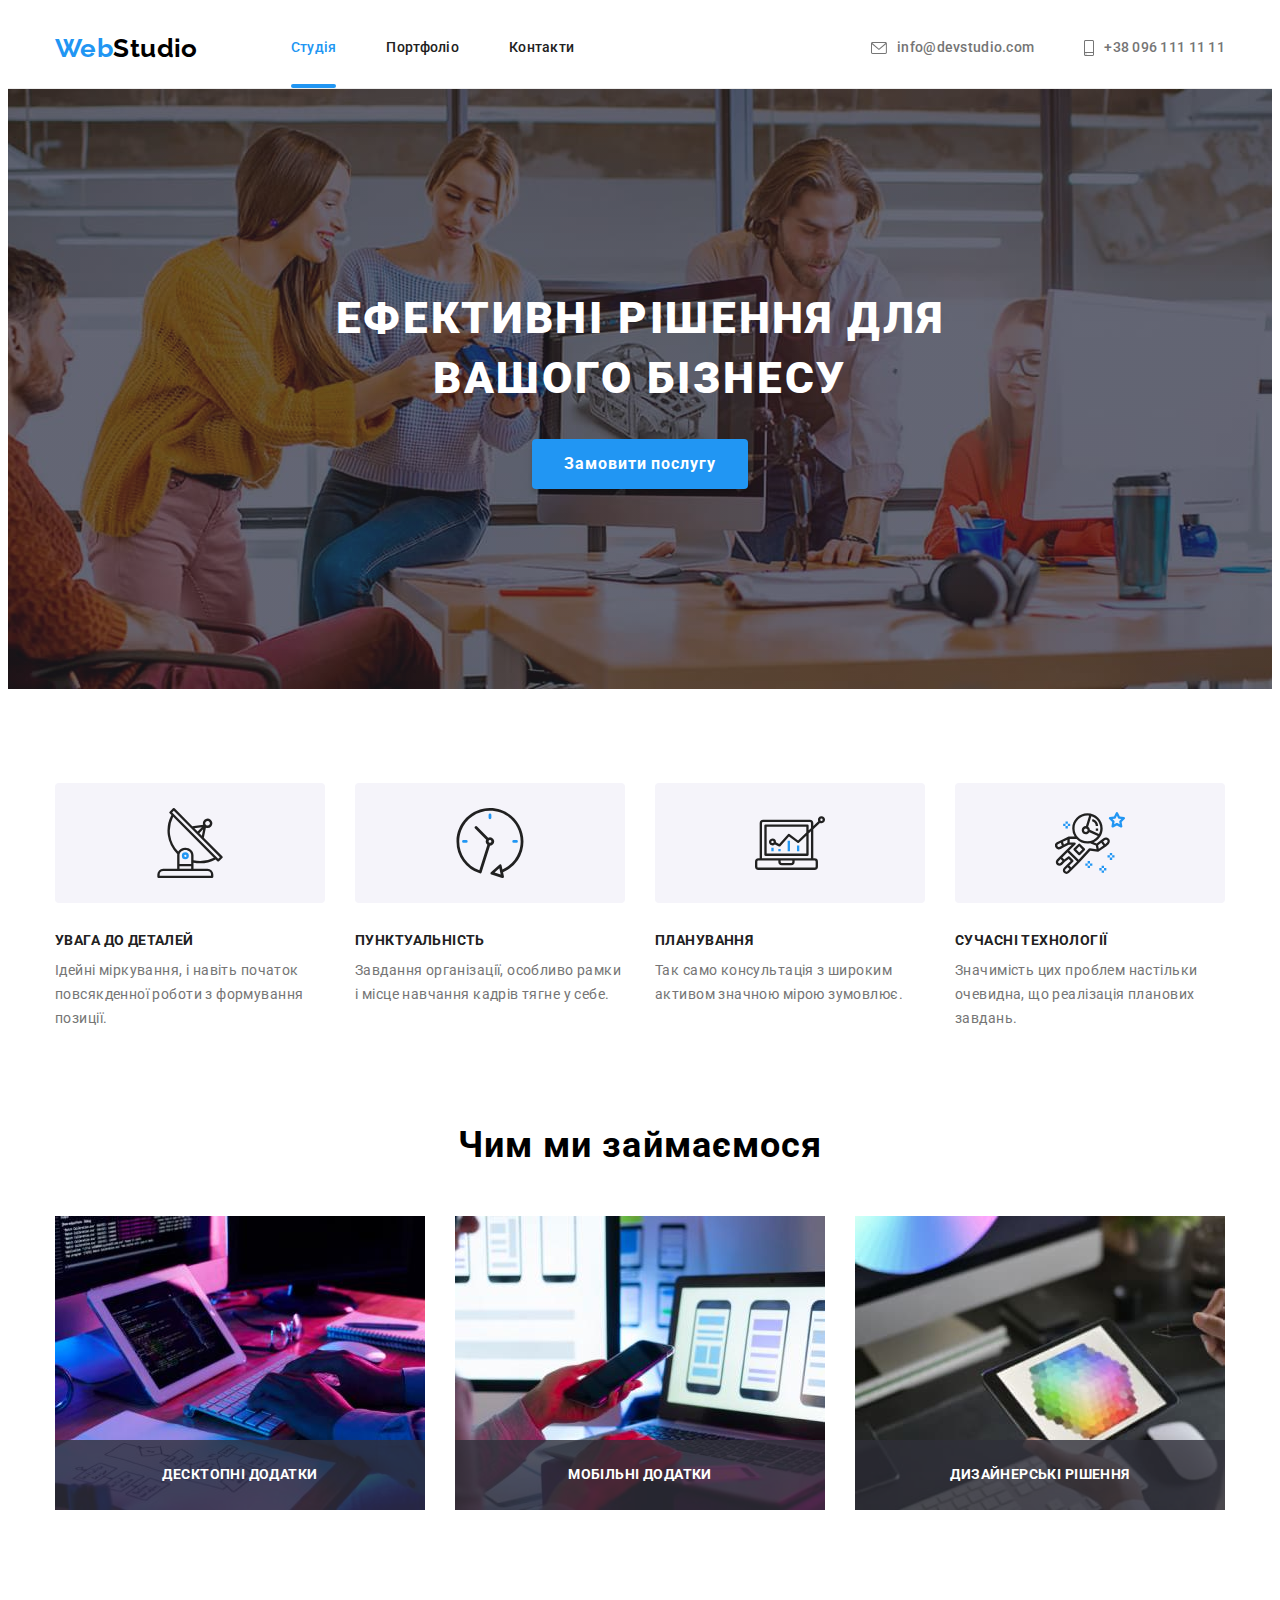
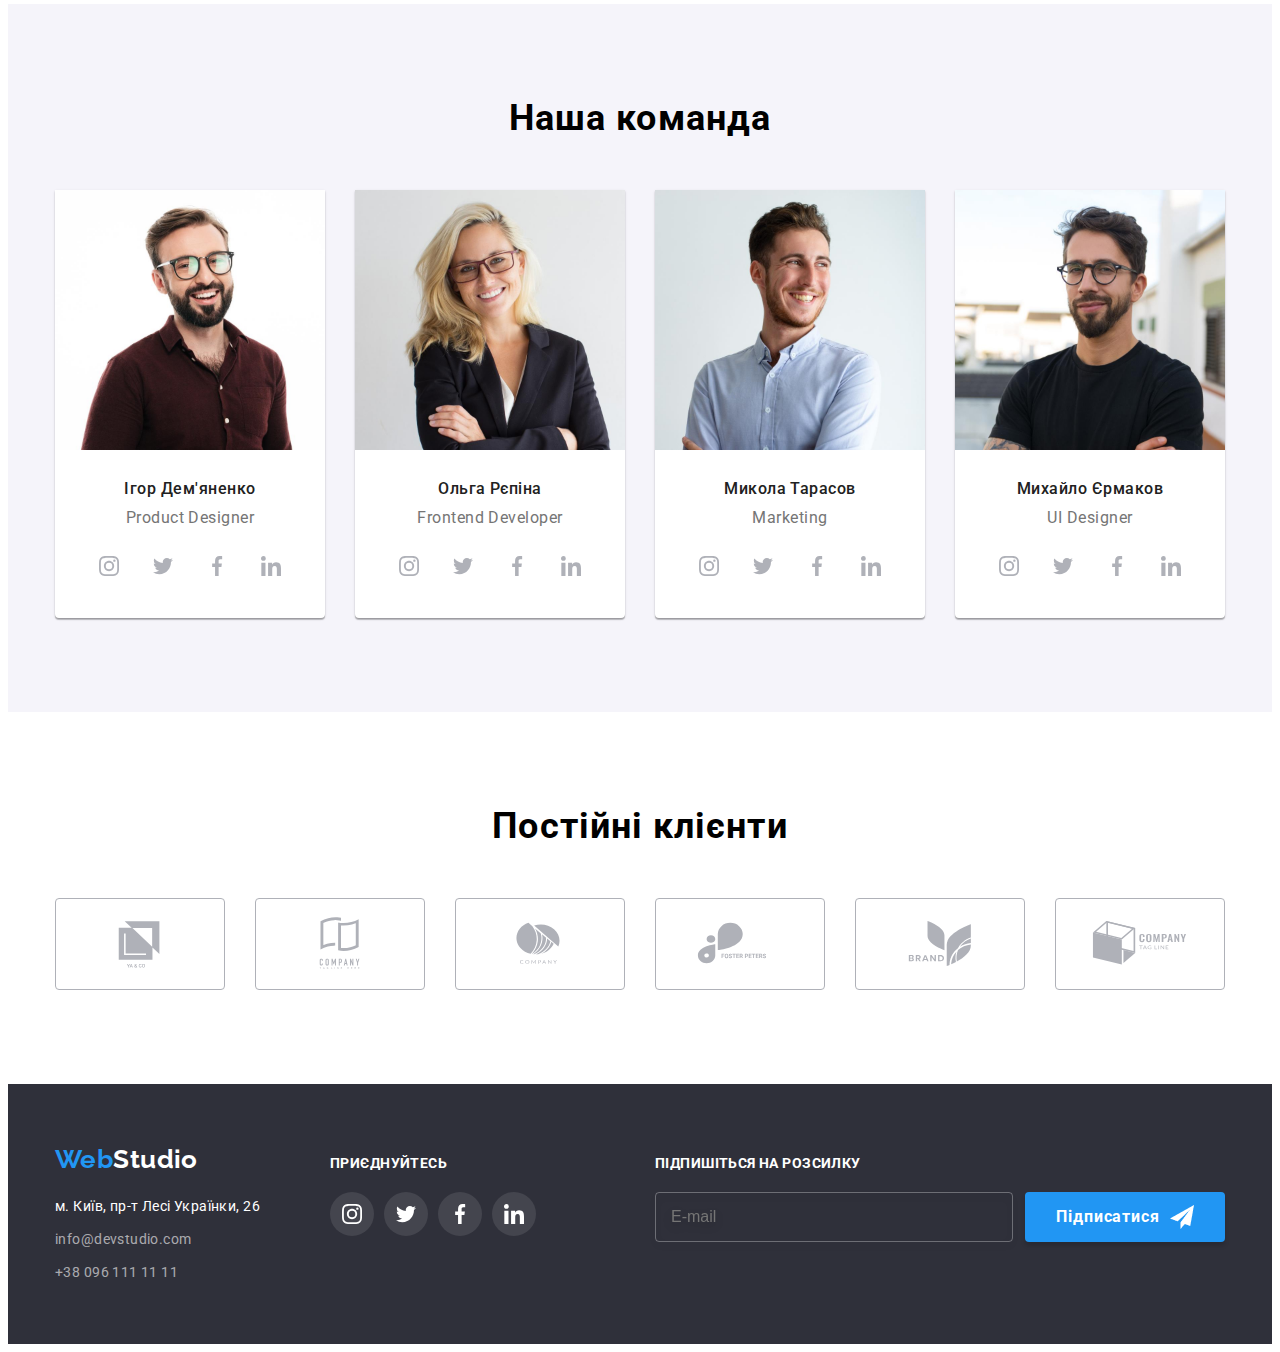
<file: index.html>
<!DOCTYPE html>
<html lang="uk">
  <head>
    <meta charset="UTF-8" />
    <meta http-equiv="X-UA-Compatible" content="IE=edge" />
    <meta name="viewport" content="width=device-width, initial-scale=1.0" />
    <title>Студія</title>
    <link rel="preconnect" href="https://fonts.googleapis.com" />
    <link rel="preconnect" href="https://fonts.gstatic.com" crossorigin />
    <link
      rel="stylesheet"
      href="https://cdnjs.cloudflare.com/ajax/libs/modern-normalize/1.1.0/modern-normalize.min.css"
      integrity="sha512-wpPYUAdjBVSE4KJnH1VR1HeZfpl1ub8YT/NKx4PuQ5NmX2tKuGu6U/JRp5y+Y8XG2tV+wKQpNHVUX03MfMFn9Q=="
      crossorigin="anonymous"
      referrerpolicy="no-referrer"
    />
    <link
      href="https://fonts.googleapis.com/css2?family=Raleway:wght@700&family=Roboto:wght@400;500;700;900&display=swap"
      rel="stylesheet"
    />
    <link rel="stylesheet" href="./css/styles.css" />
  </head>
  <body>
    <!-- Header -->
    <header class="header">
      <div class="container header-container">
        <a class="logo" lang="en" href="./index.html">Web<span class="logo-studio">Studio</span></a>
        <nav class="main-menu">
          <ul class="site-nav">
            <li><a class="nav-link link current" href="./index.html">Студія</a></li>
            <li><a class="nav-link link" href="./portfolio.html">Портфоліо</a></li>
            <li><a class="nav-link link" href="#">Контакти</a></li>
          </ul>
        </nav>
        <ul class="contacts">
          <li>
            <a class="contacts-items" href="mailto:info@devstudio.com">
              <svg class="header-icon" width="16" height="12">
                <use href="./Images/symbol-defs.svg#envelope_new"></use>
              </svg>
              info@devstudio.com</a
            >
          </li>
          <li>
            <a class="contacts-items" href="tel:+380961111111">
              <svg class="header-icon" width="10" height="16">
                <use href="./Images/symbol-defs.svg#icon-smartphone"></use>
              </svg>
              +38 096 111 11 11</a
            >
          </li>
        </ul>
      </div>
    </header>
    <!-- Main section -->
    <main>
      <!-- Hero -->
      <section class="hero">
        <div class="container">
          <h1 class="main-title">Ефективні рішення для вашого бізнесу</h1>
          <button class="primary-button" type="button" data-modal-open>Замовити послугу</button>

          <div class="backdrop is-hidden" data-modal>
            <div class="modal">
              <button type="button" class="circle" data-modal-close>
                <svg class="cross-icon" width="11" height="11">
                  <use href="./Images/symbol-defs.svg#cross"></use>
                </svg>
              </button>
              <strong class="modal-label">Залиште свої дані, ми вам передзвонимо</strong>
              <form class="modal-form" name="modal-form">
                <div class="modal-form-group" role="group">
                  <label class="modal-form-label" for="user_name">Ім'я</label>
                  <div class="modal-form-wrapper">
                    <input class="modal-form-field" type="text" id="user_name" name="user_name" required>
                    <svg class="modal-icon" width="12" height="12">
                      <use href="./Images/symbol-defs.svg#User"></use>
                    </svg>
                  </div>
                    <label class="modal-form-label" for="user_phone">Телефон</label>
                  <div class="modal-form-wrapper">
                    <input class="modal-form-field" type="tel" id="user_phone" name="user_phone" required>
                    <svg class="modal-icon" width="13" height="13">
                      <use href="./Images/symbol-defs.svg#phone"></use>
                    </svg>
                  </div>
                    <label class="modal-form-label" for="user_mail">Пошта</label>
                  <div class="modal-form-wrapper">
                    <input class="modal-form-field" type="email" id="user_mail" name="user_mail" required>
                    <svg class="modal-icon" width="15" height="12">
                      <use href="./Images/symbol-defs.svg#mail"></use>
                    </svg>
                  </div>
                  <label class="modal-form-label" for="user_message">Коментар</label>
                  <textarea class="modal-form-field modal-textarea" name="user_message" id="user_message" rows="6" placeholder="Введіть текст"></textarea>
                </div>
                <div class="agreement-group" role="group">
                  <input class="modal-checkbox" type="checkbox" id="agreement">
                  <label class="agreement" for="agreement">Погоджуюся з розсилкою та приймаю <a class="agreement-link" href="#">Умови договору</a> </label>
                </div>
                <button class="modal-form-btn">Відправити</button>
              </form>
            </div>
          </div>
        </div>
      </section>
      <!-- what we have? -->
      <section class="section">
        <div class="container">
          <h2 class="hidden-title">Переваги</h2>
          <ul class="benefits">
            <li>
              <div class="grey-box">
                <svg class="antenna" width="70" height="70">
                  <use href="./Images/symbol-defs.svg#icon-antenna"></use>
                </svg>
              </div>
              <h3 class="benefits-title">Увага до деталей</h3>
              <p class="benefits-paragraph">
                Ідейні міркування, і навіть початок повсякденної роботи з формування позиції.
              </p>
            </li>
            <li>
              <div class="grey-box">
                <svg class="clock" width="70" height="70">
                  <use href="./Images/symbol-defs.svg#icon-clock"></use>
                </svg>
              </div>
              <h3 class="benefits-title">Пунктуальність</h3>
              <p class="benefits-paragraph">
                Завдання організації, особливо рамки і місце навчання кадрів тягне у себе.
              </p>
            </li>

            <li>
              <div class="grey-box">
                <svg class="diagram" width="70" height="70">
                  <use href="./Images/symbol-defs.svg#icon-diagram"></use>
                </svg>
              </div>
              <h3 class="benefits-title">Планування</h3>
              <p class="benefits-paragraph">
                Так само консультація з широким активом значною мірою зумовлює.
              </p>
            </li>
            <li>
              <div class="grey-box">
                <svg class="astronaut" width="70" height="70">
                  <use href="./Images/symbol-defs.svg#icon-astronaut"></use>
                </svg>
              </div>
              <h3 class="benefits-title">Сучасні технології</h3>
              <p class="benefits-paragraph">
                Значимість цих проблем настільки очевидна, що реалізація планових завдань.
              </p>
            </li>
          </ul>
        </div>
      </section>
      <!-- What we do? -->
      <section class="section what-we-do">
        <div class="container">
          <h2 class="primary-title">Чим ми займаємося</h2>
          <ul class="what-we-do-photo">
            <li class="what-we-do-list">
              <img src="./Images/img.jpg" width="370" height="294" alt="приклад1" />
              <p class="overlay-text">Десктопні додатки</p>
            </li>
            <li class="what-we-do-list">
              <img src="./Images/img(1).jpg" width="370" height="294" alt="приклад2" />
              <p class="overlay-text">Мобільні додатки</p>
            </li>
            <li class="what-we-do-list">
              <img src="./Images/img(2).jpg" width="370" height="294" alt="приклад3" />
              <p class="overlay-text">Дизайнерські рішення</p>
            </li>
          </ul>
        </div>
      </section>
      <!-- Our team -->
      <section class="our-team section">
        <div class="container">
          <h2 class="primary-title">Наша команда</h2>
          <ul class="our-team-list">
            <li class="member-container">
              <img src="./Images/worker1.jpg" width="270" height="260" alt="worker1" />
              <div class="member-info">
                <h3 class="our-team-title">Ігор Дем'яненко</h3>
                <p class="our-team-paragraph" lang="en">Product Designer</p>
                <ul class="socials">
                  <li class="socials-item">
                    <a
                      class="socials-link"
                      href="https://instagram.com"
                      target="_blank"
                      rel="noopener noreferrer nofollow"
                      aria-label="Instagram"
                    >
                      <svg class="socials-icon" width="20" height="20">
                        <use href="./Images/symbol-defs.svg#icon-instagram"></use></svg
                    ></a>
                  </li>
                  <li class="socials-item">
                    <a
                      class="socials-link"
                      href="https://twitter.com"
                      target="_blank"
                      rel="noopener noreferrer nofollow"
                      aria-label="Twitter"
                    >
                      <svg class="socials-icon" width="20" height="20">
                        <use href="./Images/symbol-defs.svg#icon-twitter"></use></svg
                    ></a>
                  </li>
                  <li class="socials-item">
                    <a
                      class="socials-link"
                      href="https://facebook.com"
                      target="_blank"
                      rel="noopener noreferrer nofollow"
                      aria-label="Facebook"
                    >
                      <svg class="socials-icon" width="20" height="20">
                        <use href="./Images/symbol-defs.svg#icon-facebook"></use></svg
                    ></a>
                  </li>
                  <li class="socials-item">
                    <a
                      class="socials-link"
                      href="https//:linkedin.com"
                      target="_blank"
                      rel="noopener noreferrer nofollow"
                      aria-label="Linkedin"
                    >
                      <svg class="socials-icon" width="20" height="20">
                        <use href="./Images/symbol-defs.svg#icon-linkedin"></use></svg
                    ></a>
                  </li>
                </ul>
              </div>
            </li>

            <li class="member-container">
              <img src="./Images/worker2.jpg" width="270" height="260" alt="worker2" />
              <div class="member-info">
                <h3 class="our-team-title">Ольга Рєпіна</h3>
                <p class="our-team-paragraph" lang="en">Frontend Developer</p>
                <ul class="socials">
                  <li class="socials-item">
                    <a
                      class="socials-link"
                      href="https://instagram.com"
                      target="_blank"
                      rel="noopener noreferrer nofollow"
                      aria-label="Instagram"
                    >
                      <svg class="socials-icon" width="20" height="20">
                        <use href="./Images/symbol-defs.svg#icon-instagram"></use></svg
                    ></a>
                  </li>
                  <li class="socials-item">
                    <a
                      class="socials-link"
                      href="https://twitter.com"
                      target="_blank"
                      rel="noopener noreferrer nofollow"
                      aria-label="Twitter"
                    >
                      <svg class="socials-icon" width="20" height="20">
                        <use href="./Images/symbol-defs.svg#icon-twitter"></use></svg
                    ></a>
                  </li>
                  <li class="socials-item">
                    <a
                      class="socials-link"
                      href="https://facebook.com"
                      target="_blank"
                      rel="noopener noreferrer nofollow"
                      aria-label="Facebook"
                    >
                      <svg class="socials-icon" width="20" height="20">
                        <use href="./Images/symbol-defs.svg#icon-facebook"></use></svg
                    ></a>
                  </li>
                  <li class="socials-item">
                    <a
                      class="socials-link"
                      href="https://linkedin.com"
                      target="_blank"
                      rel="noopener noreferrer nofollow"
                      aria-label="Linkedin"
                    >
                      <svg class="socials-icon" width="20" height="20">
                        <use href="./Images/symbol-defs.svg#icon-linkedin"></use></svg
                    ></a>
                  </li>
                </ul>
              </div>
            </li>

            <li class="member-container">
              <img src="./Images/worker3.jpg" width="270" height="260" alt="worker3" />
              <div class="member-info">
                <h3 class="our-team-title">Микола Тарасов</h3>
                <p class="our-team-paragraph" lang="en">Marketing</p>
                <ul class="socials">
                  <li class="socials-item">
                    <a
                      class="socials-link"
                      href="https://instagram.com"
                      target="_blank"
                      rel="noopener noreferrer nofollow"
                      aria-label="Instagram"
                    >
                      <svg class="socials-icon" width="20" height="20">
                        <use href="./Images/symbol-defs.svg#icon-instagram"></use></svg
                    ></a>
                  </li>
                  <li class="socials-item">
                    <a
                      class="socials-link"
                      href="https://twitter.com"
                      target="_blank"
                      rel="noopener noreferrer nofollow"
                      aria-label="Twitter"
                    >
                      <svg class="socials-icon" width="20" height="20">
                        <use href="./Images/symbol-defs.svg#icon-twitter"></use></svg
                    ></a>
                  </li>
                  <li class="socials-item">
                    <a
                      class="socials-link"
                      href="https://facebook.com"
                      target="_blank"
                      rel="noopener noreferrer nofollow"
                      aria-label="Facebook"
                    >
                      <svg class="socials-icon" width="20" height="20">
                        <use href="./Images/symbol-defs.svg#icon-facebook"></use></svg
                    ></a>
                  </li>
                  <li class="socials-item">
                    <a
                      class="socials-link"
                      href="https://linkedin.com"
                      target="_blank"
                      rel="noopener noreferrer nofollow"
                      aria-label="Linkedin"
                    >
                      <svg class="socials-icon" width="20" height="20">
                        <use href="./Images/symbol-defs.svg#icon-linkedin"></use></svg
                    ></a>
                  </li>
                </ul>
              </div>
            </li>

            <li class="member-container">
              <img src="./Images/worker4.jpg" width="270" height="260" alt="worker4" />
              <div class="member-info">
                <h3 class="our-team-title">Михайло Єрмаков</h3>
                <p class="our-team-paragraph" lang="en">UI Designer</p>
                <ul class="socials">
                  <li class="socials-item">
                    <a
                      class="socials-link"
                      href="https://instagram.com"
                      target="_blank"
                      rel="noopener noreferrer nofollow"
                      aria-label="Instagram"
                    >
                      <svg class="socials-icon" width="20" height="20">
                        <use href="./Images/symbol-defs.svg#icon-instagram"></use></svg
                    ></a>
                  </li>
                  <li class="socials-item">
                    <a
                      class="socials-link"
                      href="https://twitter.com"
                      target="_blank"
                      rel="noopener noreferrer nofollow"
                      aria-label="Twitter"
                    >
                      <svg class="socials-icon" width="20" height="20">
                        <use href="./Images/symbol-defs.svg#icon-twitter"></use></svg
                    ></a>
                  </li>
                  <li class="socials-item">
                    <a
                      class="socials-link"
                      href="https://facebook.com"
                      target="_blank"
                      rel="noopener noreferrer nofollow"
                      aria-label="Facebook"
                    >
                      <svg class="socials-icon" width="20" height="20">
                        <use href="./Images/symbol-defs.svg#icon-facebook"></use></svg
                    ></a>
                  </li>
                  <li class="socials-item">
                    <a
                      class="socials-link"
                      href="https://linkedin.com"
                      target="_blank"
                      rel="noopener noreferrer nofollow"
                      aria-label="Linkedin"
                    >
                      <svg class="socials-icon" width="20" height="20">
                        <use href="./Images/symbol-defs.svg#icon-linkedin"></use></svg
                    ></a>
                  </li>
                </ul>
              </div>
            </li>
          </ul>
        </div>
      </section>
      <!-- Best clients -->
      <section class="section">
        <div class="container">
          <h2 class="primary-title">Постійні клієнти</h2>
          <ul class="best-clients-list">
            <li>
              <a
                class="best-clients-link"
                href="#"
                target="_blank"
                rel="noopener noreferrer nofollow"
                aria-label="Company-one"
                ><svg class="best-clients-icon" width="106" height="60">
                  <use href="./Images/symbol-defs.svg#compay-one"></use></svg
              ></a>
            </li>
            <li>
              <a
                class="best-clients-link"
                href="#"
                target="_blank"
                rel="noopener noreferrer nofollow"
                aria-label="Company-two"
                ><svg class="best-clients-icon" width="106" height="60">
                  <use href="./Images/symbol-defs.svg#company-two"></use></svg
              ></a>
            </li>
            <li>
              <a
                class="best-clients-link"
                href="#"
                target="_blank"
                rel="noopener noreferrer nofollow"
                aria-label="Company-three"
                ><svg class="best-clients-icon" width="106" height="60">
                  <use href="./Images/symbol-defs.svg#company-three"></use></svg
              ></a>
            </li>
            <li>
              <a
                class="best-clients-link"
                href="#"
                target="_blank"
                rel="noopener noreferrer nofollow"
                aria-label="Company-four"
                ><svg class="best-clients-icon" width="106" height="60">
                  <use href="./Images/symbol-defs.svg#company-four"></use></svg
              ></a>
            </li>
            <li>
              <a
                class="best-clients-link"
                href="#"
                target="_blank"
                rel="noopener noreferrer nofollow"
                aria-label="Company-five"
                ><svg class="best-clients-icon" width="106" height="60">
                  <use href="./Images/symbol-defs.svg#company-five"></use></svg
              ></a>
            </li>
            <li>
              <a
                class="best-clients-link"
                href="#"
                target="_blank"
                rel="noopener noreferrer nofollow"
                aria-label="Company-six"
                ><svg class="best-clients-icon" width="106" height="60">
                  <use href="./Images/symbol-defs.svg#company-six"></use></svg
              ></a>
            </li>
          </ul>
        </div>
      </section>
    </main>
    <!-- Footer -->
    <footer class="footer">
      <div class="container">
        <div class="footer-container-main">
          <a class="logo" lang="en" href="./index.html"
            >Web<span class="logo-studio-footer">Studio</span></a
          >

          <address class="address-bar">
            <ul class="footer-address">
              <li>
                <a
                  class="main-address"
                  target="_blank"
                  rel="noopener noreferrer nofollow"
                  href="https://goo.gl/maps/YBQsW2oM5pBxSqpX7"
                  >м. Київ, пр-т Лесі Українки, 26</a
                >
              </li>
              <li class="footer-link">
                <a class="footer-phone-mail" href="mailto:info@devstudio.com">info@devstudio.com</a>
              </li>
              <li class="footer-link">
                <a class="footer-phone-mail" href="tel:+380961111111">+38 096 111 11 11</a>
              </li>
            </ul>
          </address>
        </div>
        <div class="footer-social-links">
          <p class="footer-social-title">ПРИЄДНУЙТЕСЬ</p>
          <ul class="socials-footer">
            <li class="socials-item-footer">
              <a
                class="socials-link-footer"
                href="https://instagram.com"
                target="_blank"
                rel="noopener noreferrer nofollow"
                aria-label="Instagram"
              >
                <svg class="socials-icon-footer" width="20" height="20">
                  <use href="./Images/symbol-defs.svg#icon-instagram"></use></svg
              ></a>
            </li>
            <li class="socials-item-footer">
              <a
                class="socials-link-footer"
                href="https://twitter.com"
                target="_blank"
                rel="noopener noreferrer nofollow"
                aria-label="Twitter"
              >
                <svg class="socials-icon-footer" width="20" height="20">
                  <use href="./Images/symbol-defs.svg#icon-twitter"></use></svg
              ></a>
            </li>
            <li class="socials-item-footer">
              <a
                class="socials-link-footer"
                href="https://facebook.com"
                target="_blank"
                rel="noopener noreferrer nofollow"
                aria-label="Facebook"
              >
                <svg class="socials-icon-footer" width="20" height="20">
                  <use href="./Images/symbol-defs.svg#icon-facebook"></use></svg
              ></a>
            </li>
            <li class="socials-item-footer">
              <a
                class="socials-link-footer"
                href="https//:linkedin.com"
                target="_blank"
                rel="noopener noreferrer nofollow"
                aria-label="Linkedin"
              >
                <svg class="socials-icon-footer" width="20" height="20">
                  <use href="./Images/symbol-defs.svg#icon-linkedin"></use></svg
              ></a>
            </li>
          </ul>
        </div>
        <div class="subscription">
        <p class="call-to-action">Підпишіться на розсилку</p>
        <form class="subscription-form">
            <label><input class="subscription-email" type="email" name="user_email" placeholder="E-mail" required></label>
            <button class="subscription-btn" type="submit">Підписатися</button>
        </form>
        </div>
      </div>
    </footer>
    <script src="./js/modal.js"></script>
  </body>
</html>
</file>
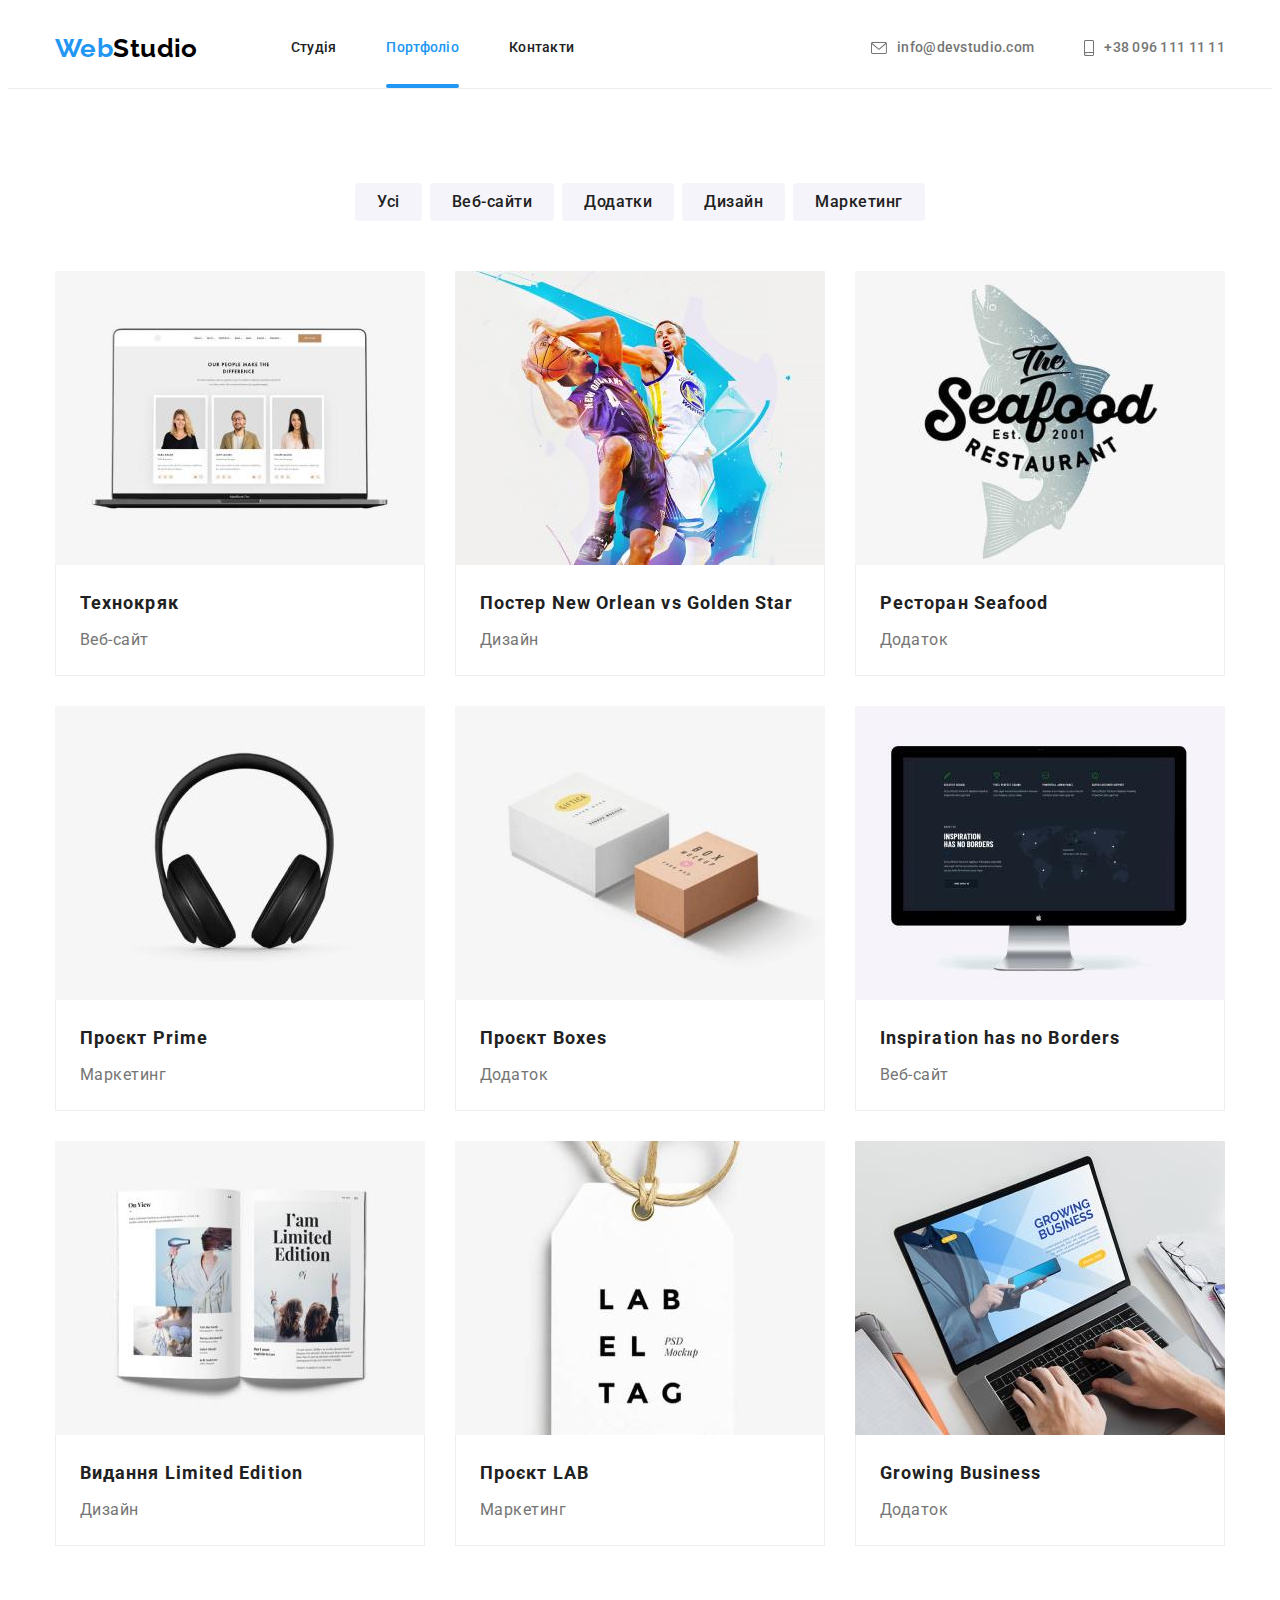
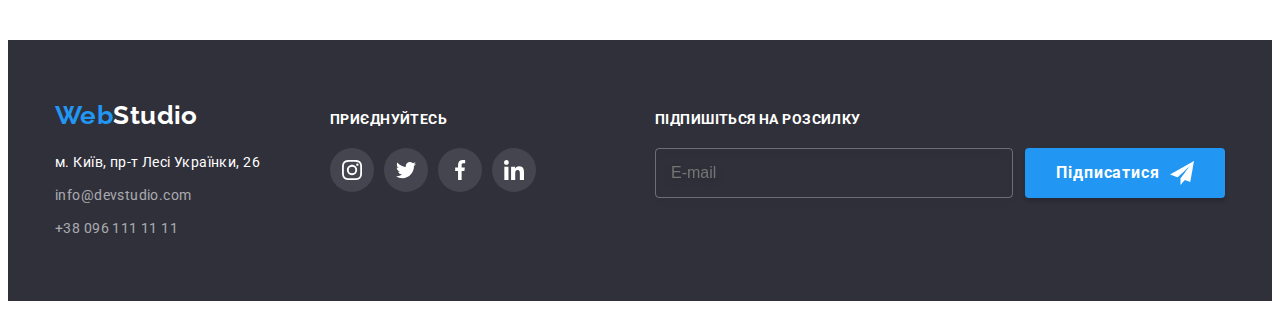
<file: portfolio.html>
<!DOCTYPE html>
<html lang="uk">
  <head>
    <meta charset="UTF-8" />
    <meta http-equiv="X-UA-Compatible" content="IE=edge" />
    <meta name="viewport" content="width=device-width, initial-scale=1.0" />
    <title>Портфоліо</title>
    <link
      rel="stylesheet"
      href="https://cdnjs.cloudflare.com/ajax/libs/modern-normalize/1.1.0/modern-normalize.min.css"
      integrity="sha512-wpPYUAdjBVSE4KJnH1VR1HeZfpl1ub8YT/NKx4PuQ5NmX2tKuGu6U/JRp5y+Y8XG2tV+wKQpNHVUX03MfMFn9Q=="
      crossorigin="anonymous"
      referrerpolicy="no-referrer"
    />
    <link
      href="https://fonts.googleapis.com/css2?family=Raleway:wght@700&family=Roboto:wght@400;500;700;900&display=swap"
      rel="stylesheet"
    />
    <link rel="stylesheet" href="./css/styles.css" />
  </head>
  <body>
    <!-- Header -->
    <header class="header">
      <div class="container header-container">
        <a class="logo" lang="en" href="./index.html">Web<span class="logo-studio">Studio</span></a>
        <nav class="main-menu">
          <ul class="site-nav">
            <li><a class="nav-link link" href="./index.html">Студія</a></li>
            <li><a class="nav-link link current" href="./portfolio.html">Портфоліо</a></li>
            <li><a class="nav-link link" href="#">Контакти</a></li>
          </ul>
        </nav>
        <ul class="contacts">
          <li>
            <a class="contacts-items" href="mailto:info@devstudio.com">
              <svg class="header-icon" width="16" height="12">
                <use href="./Images/symbol-defs.svg#envelope_new"></use>
              </svg>
              info@devstudio.com</a
            >
          </li>
          <li>
            <a class="contacts-items" href="tel:+380961111111">
              <svg class="header-icon" width="10" height="16">
                <use href="./Images/symbol-defs.svg#icon-smartphone"></use>
              </svg>
              +38 096 111 11 11</a
            >
          </li>
        </ul>
      </div>
    </header>
    <!-- Main section -->
    <main>
      <!-- Hero -->
      <section class="section">
        <div class="container">
          <h1 class="hidden-title">Портфоліо</h1>
          <ul class="filters">
            <li><button class="filter-button" type="button">Усі</button></li>
            <li><button class="filter-button" type="button">Веб-сайти</button></li>
            <li><button class="filter-button" type="button">Додатки</button></li>
            <li><button class="filter-button" type="button">Дизайн</button></li>
            <li><button class="filter-button" type="button">Маркетинг</button></li>
          </ul>
          <ul class="photo-list">
            <li class="photo-item">
              <a class="photo-link" href="#">
                <div class="team-thumb">
                  <img
                  src="./Images/img_portfolio(1).jpg"
                  alt="image_example_1"
                  width="370"
                  height="294"
                />
                <div class="overlay-portfolion">
                  <p class="overlay-text-portfolio">
                    Ресурс пропонує комплексні пропозиції з різним рівнем функціоналу та сервісів.
                    Все це дозволить відвідувачу отримати вичерпні відомості про компанію чи
                    приватну особу.
                  </p>
                </div>
                </div>
                <div class="portfolio-container">
                  <h2 class="portfolio-title">Технокряк</h2>
                  <p class="portfolio-paragraph">Веб-сайт</p>
                </div>
              </a>
            </li>
            <li class="photo-item">
              <a class="photo-link" href="#">
                <div class="team-thumb">
                  <img
                  src="./Images/img_portfolio2(1).jpg"
                  alt="image_example_2"
                  width="370"
                  height="294"
                />
                <div class="overlay-portfolion">
                  <p class="overlay-text-portfolio">
                    Ресурс пропонує комплексні пропозиції з різним рівнем функціоналу та сервісів.
                    Все це дозволить відвідувачу отримати вичерпні відомості про компанію чи
                    приватну особу.
                  </p>
                </div>
                </div>
                <div class="portfolio-container">
                  <h2 class="portfolio-title">
                    Постер <span lang="en">New Orlean vs Golden Star</span>
                  </h2>
                  <p class="portfolio-paragraph">Дизайн</p>
                </div>
              </a>
            </li>
            <li class="photo-item">
              <a class="photo-link" href="#">
                <div class="team-thumb">
                  <img
                  src="./Images/img_portfolio3(1).jpg"
                  alt="image_example_3"
                  width="370"
                  height="294"
                />
                <div class="overlay-portfolion">
                  <p class="overlay-text-portfolio">
                    Ресурс пропонує комплексні пропозиції з різним рівнем функціоналу та сервісів.
                    Все це дозволить відвідувачу отримати вичерпні відомості про компанію чи
                    приватну особу.
                  </p>
                </div>
                </div>
                <div class="portfolio-container">
                  <h2 class="portfolio-title">Ресторан <span lang="en">Seafood</span></h2>
                  <p class="portfolio-paragraph">Додаток</p>
                </div>
              </a>
            </li>
            <li class="photo-item">
              <a class="photo-link" href="#">
                <div class="team-thumb">
                  <img
                  src="./Images/img_portfolio4(1).jpg"
                  alt="image_example_4"
                  width="370"
                  height="294"
                />
                <div class="overlay-portfolion">
                  <p class="overlay-text-portfolio">
                    Ресурс пропонує комплексні пропозиції з різним рівнем функціоналу та сервісів.
                    Все це дозволить відвідувачу отримати вичерпні відомості про компанію чи
                    приватну особу.
                  </p>
                </div>
                </div>
                <div class="portfolio-container">
                  <h2 class="portfolio-title">Проєкт <span lang="en">Prime</span></h2>
                  <p class="portfolio-paragraph">Маркетинг</p>
                </div>
              </a>
            </li>
            <li class="photo-item">
              <a class="photo-link" href="#">
                <div class="team-thumb">
                  <img
                  src="./Images/img_portfolio5(1).jpg"
                  alt="image_example_5"
                  width="370"
                  height="294"
                />
                <div class="overlay-portfolion">
                  <p class="overlay-text-portfolio">
                    Ресурс пропонує комплексні пропозиції з різним рівнем функціоналу та сервісів.
                    Все це дозволить відвідувачу отримати вичерпні відомості про компанію чи
                    приватну особу.
                  </p>
                </div>
                </div>
                <div class="portfolio-container">
                  <h2 class="portfolio-title">Проєкт <span lang="en">Boxes</span></h2>
                  <p class="portfolio-paragraph">Додаток</p>
                </div>
              </a>
            </li>
            <li class="photo-item">
              <a class="photo-link" href="#">
                <div class="team-thumb">
                  <img
                  src="./Images/img_portfolio6(1).jpg"
                  alt="image_example_6"
                  width="370"
                  height="294"
                />
                <div class="overlay-portfolion">
                  <p class="overlay-text-portfolio">
                    Ресурс пропонує комплексні пропозиції з різним рівнем функціоналу та сервісів.
                    Все це дозволить відвідувачу отримати вичерпні відомості про компанію чи
                    приватну особу.
                  </p>
                </div>
                </div>
                <div class="portfolio-container">
                  <h2 class="portfolio-title" lang="en">Inspiration has no Borders</h2>
                  <p class="portfolio-paragraph">Веб-сайт</p>
                </div>
              </a>
            </li>
            <li class="photo-item">
              <a class="photo-link" href="#">
                <div class="team-thumb">
                  <img
                  src="./Images/img_portfolio7(1).jpg"
                  alt="image_example_7"
                  width="370"
                  height="294"
                />
                <div class="overlay-portfolion">
                  <p class="overlay-text-portfolio">
                    Ресурс пропонує комплексні пропозиції з різним рівнем функціоналу та сервісів.
                    Все це дозволить відвідувачу отримати вичерпні відомості про компанію чи
                    приватну особу.
                  </p>
                </div>
                </div>
                <div class="portfolio-container">
                  <h2 class="portfolio-title">Видання <span lang="en">Limited Edition</span></h2>
                  <p class="portfolio-paragraph">Дизайн</p>
                </div>
              </a>
            </li>
            <li class="photo-item">
              <a class="photo-link" href="#">
                <div class="team-thumb">
                  <img
                  src="./Images/img_portfolio8(1).jpg"
                  alt="image_example_8"
                  width="370"
                  height="294"
                />
                <div class="overlay-portfolion">
                  <p class="overlay-text-portfolio">
                    Ресурс пропонує комплексні пропозиції з різним рівнем функціоналу та сервісів.
                    Все це дозволить відвідувачу отримати вичерпні відомості про компанію чи
                    приватну особу.
                  </p>
                </div>
                </div>
                <div class="portfolio-container">
                  <h2 class="portfolio-title">Проєкт LAB</h2>
                  <p class="portfolio-paragraph">Маркетинг</p>
                </div>
              </a>
            </li>
            <li class="photo-item">
              <a class="photo-link" href="#">
                <div class="team-thumb">
                  <img
                  src="./Images/img_portfolio9(1).jpg"
                  alt="image_example_9"
                  width="370"
                  height="294"
                />
                <div class="overlay-portfolion">
                  <p class="overlay-text-portfolio">
                    Ресурс пропонує комплексні пропозиції з різним рівнем функціоналу та сервісів.
                    Все це дозволить відвідувачу отримати вичерпні відомості про компанію чи
                    приватну особу.
                  </p>
                </div>
                </div>
                <div class="portfolio-container">
                  <h2 class="portfolio-title" lang="en">Growing Business</h2>
                  <p class="portfolio-paragraph">Додаток</p>
                </div>
              </a>
            </li>
          </ul>
        </div>
      </section>
    </main>
    <!-- Footer -->
     <footer class="footer">
      <div class="container">
        <div class="footer-container-main">
          <a class="logo" lang="en" href="./index.html"
            >Web<span class="logo-studio-footer">Studio</span></a
          >

          <address class="address-bar">
            <ul class="footer-address">
              <li>
                <a
                  class="main-address"
                  target="_blank"
                  rel="noopener noreferrer nofollow"
                  href="https://goo.gl/maps/YBQsW2oM5pBxSqpX7"
                  >м. Київ, пр-т Лесі Українки, 26</a
                >
              </li>
              <li class="footer-link">
                <a class="footer-phone-mail" href="mailto:info@devstudio.com">info@devstudio.com</a>
              </li>
              <li class="footer-link">
                <a class="footer-phone-mail" href="tel:+380961111111">+38 096 111 11 11</a>
              </li>
            </ul>
          </address>
        </div>
        <div class="footer-social-links">
          <p class="footer-social-title">ПРИЄДНУЙТЕСЬ</p>
          <ul class="socials-footer">
            <li class="socials-item-footer">
              <a
                class="socials-link-footer"
                href="https://instagram.com"
                target="_blank"
                rel="noopener noreferrer nofollow"
                aria-label="Instagram"
              >
                <svg class="socials-icon-footer" width="20" height="20">
                  <use href="./Images/symbol-defs.svg#icon-instagram"></use></svg
              ></a>
            </li>
            <li class="socials-item-footer">
              <a
                class="socials-link-footer"
                href="https://twitter.com"
                target="_blank"
                rel="noopener noreferrer nofollow"
                aria-label="Twitter"
              >
                <svg class="socials-icon-footer" width="20" height="20">
                  <use href="./Images/symbol-defs.svg#icon-twitter"></use></svg
              ></a>
            </li>
            <li class="socials-item-footer">
              <a
                class="socials-link-footer"
                href="https://facebook.com"
                target="_blank"
                rel="noopener noreferrer nofollow"
                aria-label="Facebook"
              >
                <svg class="socials-icon-footer" width="20" height="20">
                  <use href="./Images/symbol-defs.svg#icon-facebook"></use></svg
              ></a>
            </li>
            <li class="socials-item-footer">
              <a
                class="socials-link-footer"
                href="https//:linkedin.com"
                target="_blank"
                rel="noopener noreferrer nofollow"
                aria-label="Linkedin"
              >
                <svg class="socials-icon-footer" width="20" height="20">
                  <use href="./Images/symbol-defs.svg#icon-linkedin"></use></svg
              ></a>
            </li>
          </ul>
        </div>
        <div class="subscription">
        <p class="call-to-action">Підпишіться на розсилку</p>
        <form class="subscription-form">
            <label><input class="subscription-email" type="email" name="user_email" placeholder="E-mail" required></label>
            <button class="subscription-btn" type="submit">Підписатися</button>
        </form>
        </div>
      </div>
    </footer>
  </body>
</html>
</file>
<file: css/styles.css>
html {
  box-sizing: border-box;
}
*,
*::before,
*::after {
  box-sizing: inherit;
}

h1,
h2,
h3,
h4,
h5,
h6,
p {
  margin: 0;
}
ul {
  margin: 0;
  padding-left: 0;
  list-style: none;
}

img {
  display: block;
  max-width: 100%;
  height: auto;
}

body {
  background-color: var(--primary-background-color);
  font-family: 'Roboto', sans-serif;
  font-size: 14px;
  letter-spacing: 0.03em;
}
.container {
  width: 1200px;
  padding-right: 15px;
  padding-left: 15px;
  margin-left: auto;
  margin-right: auto;
}

.section {
  padding-top: 94px;
  padding-bottom: 94px;
}

button {
  display: block;
  cursor: pointer;
  border: none;
  border-radius: 4px;
}

:root {
  --primary-title-color: #212121;
  --paragraph-color: #757575;
  --primary-background-color: #ffffff;
  --accent-color: #2196f3;
  --additional-bg-color: #f5f4fa;
  --footer-bg-color: #2f303a;
  --hero-btn-hover: #188ce8;
  --items: 3;
  --indent: 30px;
  --animate: 250ms cubic-bezier(0.4, 0, 0.2, 1);
}
/* Logotype */
.logo {
  font-family: 'Raleway';
  font-weight: 700;
  font-size: 26px;
  line-height: 1.19;
  text-decoration: none;
  color: var(--accent-color);
}
.logo-studio {
  color: #000000;
}

.logo-studio-footer {
  color: #ffffff;
}
/* Header*/
.site-nav,
.link {
  position: relative;
  font-weight: 500;
  line-height: 1.14;
  letter-spacing: 0.02em;
  list-style: none;
  text-decoration: none;
  color: var(--primary-title-color);

  transition: color var(--animate);
}

.site-nav,
.link:hover,
.site-nav,
.link:focus {
  color: var(--accent-color);
}
.current {
  color: var(--accent-color);
}
.current::after {
  position: absolute;
  content: '';

  display: block;
  left: 0;
  bottom: 0;

  width: 100%;
  height: 4px;

  background: #2196f3;
  border-radius: 2px;
}
.contacts {
  list-style: none;

  display: flex;
  gap: 50px;
  margin-left: auto;
}
.contacts-items {
  font-weight: 500;
  line-height: 1.14;
  letter-spacing: 0.02em;
  color: var(--paragraph-color);
  text-decoration: none;

  transition: color var(--animate);
}
.contacts-items:hover,
.contacts-items:focus {
  color: var(--accent-color);
}

.header-icon {
  fill: currentColor;
}
.contacts-items {
  display: flex;
  align-items: center;
  gap: 10px;
}

.nav-link {
  display: block;
  padding-top: 32px;
  padding-bottom: 32px;
}
.header {
  border-bottom-color: rgb(236, 236, 236);
  border-bottom-style: solid;
  border-bottom-width: 1px;
}

.header-container {
  display: flex;
  align-items: center;
}
.site-nav {
  display: flex;
  gap: 50px;
}
.main-menu {
  margin-left: 93px;
}

/* Hero */
.hero {
  background-color: var(--footer-bg-color);
  background-image: linear-gradient(rgba(47, 48, 58, 0.4), rgba(47, 48, 58, 0.4)),
    url(../Images/hero-bgc.jpg);
  background-repeat: no-repeat;
  background-position: center;
  background-size: cover;
  height: 600px;

  max-width: 1600px;
  margin: 0 auto;
  padding: 200px 0;
  text-align: center;
}

.main-title {
  width: 696px;
  margin: 0 auto;
  font-weight: 900;
  font-size: 44px;
  line-height: 1.36;
  text-align: center;
  letter-spacing: 0.06em;
  text-transform: uppercase;
  color: var(--primary-background-color);
}
.primary-button {
  display: block;
  padding: 10px 32px 10px 32px;
  margin: 0 auto;
  margin-top: 30px;

  background-color: var(--accent-color);
  box-shadow: 0px 4px 4px rgba(0, 0, 0, 0.15);
  border-radius: 4px;
  color: var(--primary-background-color);
  cursor: pointer;
  font-family: 'Roboto';
  font-weight: 700;
  font-size: 16px;
  line-height: 1.87;
  letter-spacing: 0.06em;
  border: none;

  transition: background-color var(--animate);
}
.primary-button:hover,
.primary-button:focus {
  background-color: var(--hero-btn-hover);
}

.backdrop {
  position: fixed;
  top: 0;
  left: 0;
  width: 100%;
  height: 100%;

  background-color: rgba(0, 0, 0, 0.2);

  z-index: 100;

  transition: opacity var(--animate), visibility var(--animate);
}
.backdrop.is-hidden {
  opacity: 0;
  pointer-events: none;
  visibility: hidden;
}
.modal {
  position: absolute;
  top: 50%;
  left: 50%;
  transform: translate(-50%, -50%);

  min-width: 528px;
  min-height: 581px;
  padding: 40px;
  background-color: #ffffff;
  box-shadow: 0px 1px 3px rgba(0, 0, 0, 0.12), 0px 1px 1px rgba(0, 0, 0, 0.14),
    0px 2px 1px rgba(0, 0, 0, 0.2);
  border-radius: 4px;
  transition: transform var(--animate), opacity var(--animate);
}
.backdrop.is-hidden .modal {
  transform: translate(-50%, -70%);
  opacity: 0;
}
.circle {
  position: absolute;
  padding: 0;
  display: inline-flex;
  justify-content: center;
  align-items: center;

  top: 8px;
  right: 8px;
  width: 30px;
  height: 30px;
  background-color: #ffffff;
  border: 1px solid rgba(0, 0, 0, 0.1);
  border-radius: 50%;

  
}
.cross-icon {
  fill: #000000;
  transition: fill  var(--animate);
}
.circle:hover .cross-icon {
  fill: var(--accent-color);
}
.circle:focus .cross-icon {
  fill: var(--accent-color);
}
.modal-label {
  display: block;
  font-weight: 700;
  font-size: 20px;
  line-height: 1.15;
  text-align: center;
  margin-bottom: 12px;

  color: var(--primary-title-color);
}
.modal-form-wrapper {
  position: relative;
}

.modal-form-label {
  display: block;
  margin-top: 10px;
  margin-bottom: 4px;
  font-weight: 400;
  font-size: 12px;
  line-height: 1.16;
  text-align: left;
  letter-spacing: 0.01em;

  color: #757575;
}
.modal-form-label:first-child {
  margin-top: 0;
}
.modal-form-field {
  width: 100%;
  height: 40px;
  padding-left: 42px;
  padding-right: 42px;

  outline-offset: -1px;
  border: 1px solid rgba(33, 33, 33, 0.2);
  border-radius: 4px;

  transition: border var(--animate), outline var(--animate);
}
.modal-form-group {
  margin-bottom: 20px;
}
.modal-form-field:hover {
  border: 1px solid var(--accent-color);
}
.modal-form-field:focus {
  outline: 1px solid var(--accent-color);
}
.modal-icon {
  position: absolute;
  top: 50%;
  left: 15px;
  transform: translateY(-50%);

  transition: fill var(--animate);
}
.modal-form-field:hover + .modal-icon,
.modal-form-field:focus + .modal-icon {
  fill: var(--accent-color);
}
.modal-textarea {
  resize: none;
  height: 120px;
  padding: 12px 16px;
}
.agreement-group {
  display: flex;
  justify-content: center;
  align-items: center;
  gap: 9px;
}
.agreement {
  font-weight: 400;
  font-size: 14px;
  line-height: 1.71;

  color: var(--paragraph-color);
  user-select: none;
}
.agreement-link {
  color: var(--accent-color);
  text-underline-position: under;
}
.modal-checkbox {
  appearance: none;
  width: 16px;
  height: 15px;

  outline: 1px solid transparent;
  outline-offset: -1px;
  border: 1px solid var(--paragraph-color);
  border-radius: 2px;
  background-size: 0;
  background-repeat: no-repeat;
  background-position: center;
  transition: background-size var(--animate), outline-color var(--animate), 
  background-color var(--animate);
}
.modal-checkbox:checked {
  outline-color: var(--accent-color);
  background-color: var(--accent-color);
  background-image: url("data:image/svg+xml,%3Csvg width='13' height='10' viewBox='0 0 13 10' fill='none' xmlns='http://www.w3.org/2000/svg'%3E%3Cpath d='M1.95703 4.75166L1.88825 4.68604L1.81923 4.75141L0.93123 5.59258L0.854858 5.66492L0.930974 5.73753L4.42671 9.07236L4.49574 9.1382L4.56476 9.07236L12.069 1.91352L12.1449 1.84116L12.069 1.76881L11.1873 0.927644L11.1183 0.861826L11.0493 0.927611L4.49577 7.17353L1.95703 4.75166Z' fill='white' stroke='white' stroke-width='0.2'/%3E%3C/svg%3E%0A");
  background-size: 11px 8px;
}
.modal-form-btn {
  padding-top: 10px;
  padding-bottom: 10px;
  margin-top: 30px;
  margin-left: auto;
  margin-right: auto;
  width: 200px;
  height: 50px;

  background-color: var(--accent-color);
  border-radius: 4px;
  border: none;
  font-family: 'Roboto';
  font-style: normal;
  font-weight: 700;
  font-size: 16px;
  line-height: 1.88;
  letter-spacing: 0.06em;
  color: #ffffff;
  box-shadow: 0px 4px 4px rgba(0, 0, 0, 0.15);

  transition: background-color var(--animate);
}
.modal-form-btn:hover,
.modal-form-btn:focus {
  background-color: var(--hero-btn-hover);
}

/* what we have? */

.hidden-title {
  position: absolute;
  white-space: nowrap;
  width: 1px;
  height: 1px;
  overflow: hidden;
  border: 0;
  padding: 0;
  clip: rect(0 0 0 0);
  clip-path: inset(50%);
  margin: -1px;
}

.grey-box {
  display: flex;
  align-items: center;
  justify-content: center;

  width: 270px;
  height: 120px;
  background: #f5f4fa;
  border-radius: 4px;

  margin-bottom: 30px;
}
.antenna {
}
.clock {
}
.diagram {
}
.astronaut {
}

.benefits {
  display: flex;
  gap: 30px;
}
.benefits-title {
  font-weight: 700;
  line-height: 1.14;
  text-transform: uppercase;
  color: var(--primary-title-color);
  font-size: 14px;
  margin-bottom: 10px;
}
.benefits-paragraph {
  line-height: 1.71;
  color: var(--paragraph-color);
}
/* what we do */
.primary-title {
  font-family: 'Roboto';
  font-weight: 700;
  font-size: 36px;
  line-height: 1.16;
  text-align: center;
  letter-spacing: 0.03em;
}
.what-we-do-photo {
  display: flex;
  gap: 30px;

  margin-top: 50px;
}
.what-we-do {
  padding-top: 0;
}
.what-we-do-list {
  position: relative;
}

.overlay-text {
  position: absolute;

  color: #ffffff;
  text-transform: uppercase;
  font-weight: 700;
  line-height: 1.14;

  bottom: 0;

  width: 100%;
  height: 70px;
  background-color: rgba(47, 48, 58, 0.8);

  display: flex;
  align-items: center;
  justify-content: center;
}

/* Our team */
.our-team {
  background-color: var(--additional-bg-color);
}
.our-team-list {
  display: flex;
  gap: 30px;
  margin-top: 50px;
}

.member-info {
  padding-top: 30px;
  padding-bottom: 30px;
}

.member-container {
  background: #ffffff;
  box-shadow: 0px 1px 3px rgba(0, 0, 0, 0.12), 0px 1px 1px rgba(0, 0, 0, 0.14),
    0px 2px 1px rgba(0, 0, 0, 0.2);
  border-radius: 0px 0px 4px 4px;
}

.our-team-title {
  font-family: 'Roboto';
  font-weight: 500;
  font-size: 16px;
  line-height: 1.18;
  text-align: center;
  letter-spacing: 0.03em;
  color: var(--primary-title-color);
  margin-bottom: 10px;
}
.our-team-paragraph {
  font-family: 'Roboto';
  font-size: 16px;
  line-height: 1.18;
  text-align: center;
  letter-spacing: 0.03em;
  color: var(--paragraph-color);

  margin-bottom: 16px;
}
.socials {
  display: flex;
  justify-content: center;
  align-items: center;
  gap: 10px;
}

.socials-link {
  display: flex;
  justify-content: center;
  align-items: center;
  width: 44px;
  height: 44px;
  border-radius: 50%;

  color: #afb1b8;

  transition: background-color var(--animate), color var(--animate);
}
.socials-icon {
  fill: currentColor;
}

.socials-link:hover,
.socials-link:focus {
  background-color: var(--accent-color);
  color: var(--primary-background-color);
}

/* Best clients */
.best-clients-list {
  display: flex;
  gap: 30px;
  margin-top: 50px;
}
.best-clients-link {
  display: flex;
  justify-content: center;
  align-items: center;

  width: 170px;
  height: 92px;
  border: 1px solid currentColor;
  color: #afb1b8;
  border-radius: 4px;

  transition: color var(--animate);
}

.best-clients-icon {
  fill: currentColor;
}

.best-clients-link:hover,
.best-clients-link:focus {
  color: var(--accent-color);
}

/* Footer  */
.footer {
  background-color: var(--footer-bg-color);
  padding-top: 60px;
  padding-bottom: 60px;
}
.footer > .container {
  display: flex;
  align-items: baseline;
}

.footer-address {
  font-style: normal;
}
.address-bar {
  margin-top: 20px;
}
.footer-phone-mail {
  font-family: 'Roboto';
  font-size: 14px;
  line-height: 1.71;
  letter-spacing: 0.03em;
  color: rgba(255, 255, 255, 0.6);
  text-decoration: none;

  transition: color var(--animate);
}
.footer-phone-mail:hover,
.footer-phone-mail:focus {
  color: var(--accent-color);
}
.main-address {
  font-family: 'Roboto';
  font-size: 14px;
  line-height: 1.71;
  letter-spacing: 0.03em;
  color: var(--primary-background-color);
  text-decoration: none;

  transition: color var(--animate);
}
.footer-link:not(:first-child) {
  margin-top: 9px;
}
.main-address:hover,
.main-address:focus {
  color: var(--accent-color);
}

.footer-social-title {
  font-weight: 700;
  line-height: 1.14;

  color: #ffffff;
}

.footer-social-links {
  margin-left: 70px;
}
.socials-footer {
  display: flex;
  gap: 10px;
  margin-top: 20px;
}

.socials-link-footer {
  display: flex;
  justify-content: center;
  align-items: center;
  width: 44px;
  height: 44px;
  border-radius: 50%;

  background-color: rgba(255, 255, 255, 0.1);

  transition: color var(--animate), background-color var(--animate);
}

.socials-icon-footer {
  fill: #ffffff;
}

.socials-link-footer:hover,
.socials-link-footer:focus {
  background-color: var(--accent-color);
  color: var(--primary-background-color);
}

/* Portfolio page */
.filters {
  display: flex;
  justify-content: center;
  gap: 8px;
}
.filter-button {
  font-family: 'Roboto';
  font-weight: 500;
  font-size: 16px;
  line-height: 1.62;
  text-align: center;
  letter-spacing: 0.03em;
  cursor: pointer;
  background-color: var(--additional-bg-color);
  color: var(--primary-title-color);
  border: none;
  border-radius: 4px;
  padding: 6px 22px;

  transition: background-color var(--animate), color var(--animate), box-shadow var(--animate),
    border-radius var(--animate);
}

.filter-button:hover,
.filter-button:focus {
  background-color: var(--accent-color);
  color: var(--primary-background-color);
  box-shadow: 0px 3px 1px rgba(0, 0, 0, 0.1), 0px 1px 2px rgba(0, 0, 0, 0.08),
    0px 2px 2px rgba(0, 0, 0, 0.12);
}
.photo-list {
  display: flex;
  flex-wrap: wrap;
  gap: var(--indent);
  margin-top: 50px;
  gap: 30px;
}
.photo-item {
  flex-basis: calc((100% - 60px) / 3);
}
.photo-link {
  display: block;
  text-decoration: none;

  transition: box-shadow var(--animate);
}
.photo-link:hover,
.photo-link:focus {
  box-shadow: 0px 1px 1px rgba(0, 0, 0, 0.12), 0px 4px 4px rgba(0, 0, 0, 0.06),
    1px 4px 6px rgba(0, 0, 0, 0.16);
}
.portfolio-title {
  font-weight: 700;
  font-size: 18px;
  line-height: 2;
  letter-spacing: 0.06em;
  color: var(--primary-title-color);
}
.portfolio-paragraph {
  font-size: 16px;
  line-height: 1.88;
  letter-spacing: 0.03em;
  color: var(--paragraph-color);

  margin-top: 4px;
}
/* subscription form */
.subscription {
  margin-left: auto; 
}
.subscription-email {
  width: 358px;
  height: 50px;
  padding-left: 15px;

  font-size: 16px;
  line-height: 1.25;

  outline: unset;
  border: none;
  border: 1px solid rgba(255, 255, 255, 0.3);
  filter: drop-shadow(0px 4px 4px rgba(0, 0, 0, 0.15));
  border-radius: 4px;
  background-color: transparent;
  color: #ffffff;
}

.call-to-action {
  font-weight: 700;
  font-size: 14px;
  line-height: 1.14;
  text-transform: uppercase;

  color: #ffffff;
}
.subscription-form {
  display: flex;
  justify-content: center;
  align-items: center;
  gap: 12px;
  margin-top: 20px;
}
.subscription-btn {
  display: flex;
  justify-content: center;
  align-items: center;
  gap: 10px;
  padding-top: 10px;
  padding-bottom: 10px;
  width: 200px;
  height: 50px;

  background-color: var(--accent-color);
  box-shadow: 0px 4px 4px rgba(0, 0, 0, 0.15);
  border-radius: 4px;
  border: none;
  font-family: 'Roboto';
  font-style: normal;
  font-weight: 700;
  font-size: 16px;
  line-height: 1.88;
  letter-spacing: 0.06em;
  color: #ffffff;

  transition: background-color var(--animate);
}
.subscription-btn::after {
  content: '';
  height: 24px;
  width: 24px;
 background-image: url(../Images/telegram.png);
}
.subscription-btn:hover,
.subscription-btn:focus {
  background-color: var(--hero-btn-hover);
}


.portfolio-container {
  border: 1px solid #eeeeee;

  padding: 20px 24px;
  border-top: none;
}

/* overlay */
.team-thumb {
  position: relative;
  overflow: hidden;
}
.overlay-portfolion {
  position: absolute;
  top: 0;
  left: 0;

  transform: translateY(100%);

  width: 100%;
  height: 100%;
  padding: 63px 24px;
  display: flex;
  align-items: center;

  background: rgba(33, 150, 243, 0.9);

  transition: transform var(--animate);
}

.photo-link:hover .overlay-portfolion,
.photo-link:focus .overlay-portfolion {
  transform: translateY(0);
}
.overlay-text-portfolio {
  text-align: left;
  text-transform: none;
  font-style: normal;
  font-weight: 400;
  font-size: 18px;
  line-height: 1.56;
  color: #ffffff;
}
</file>
